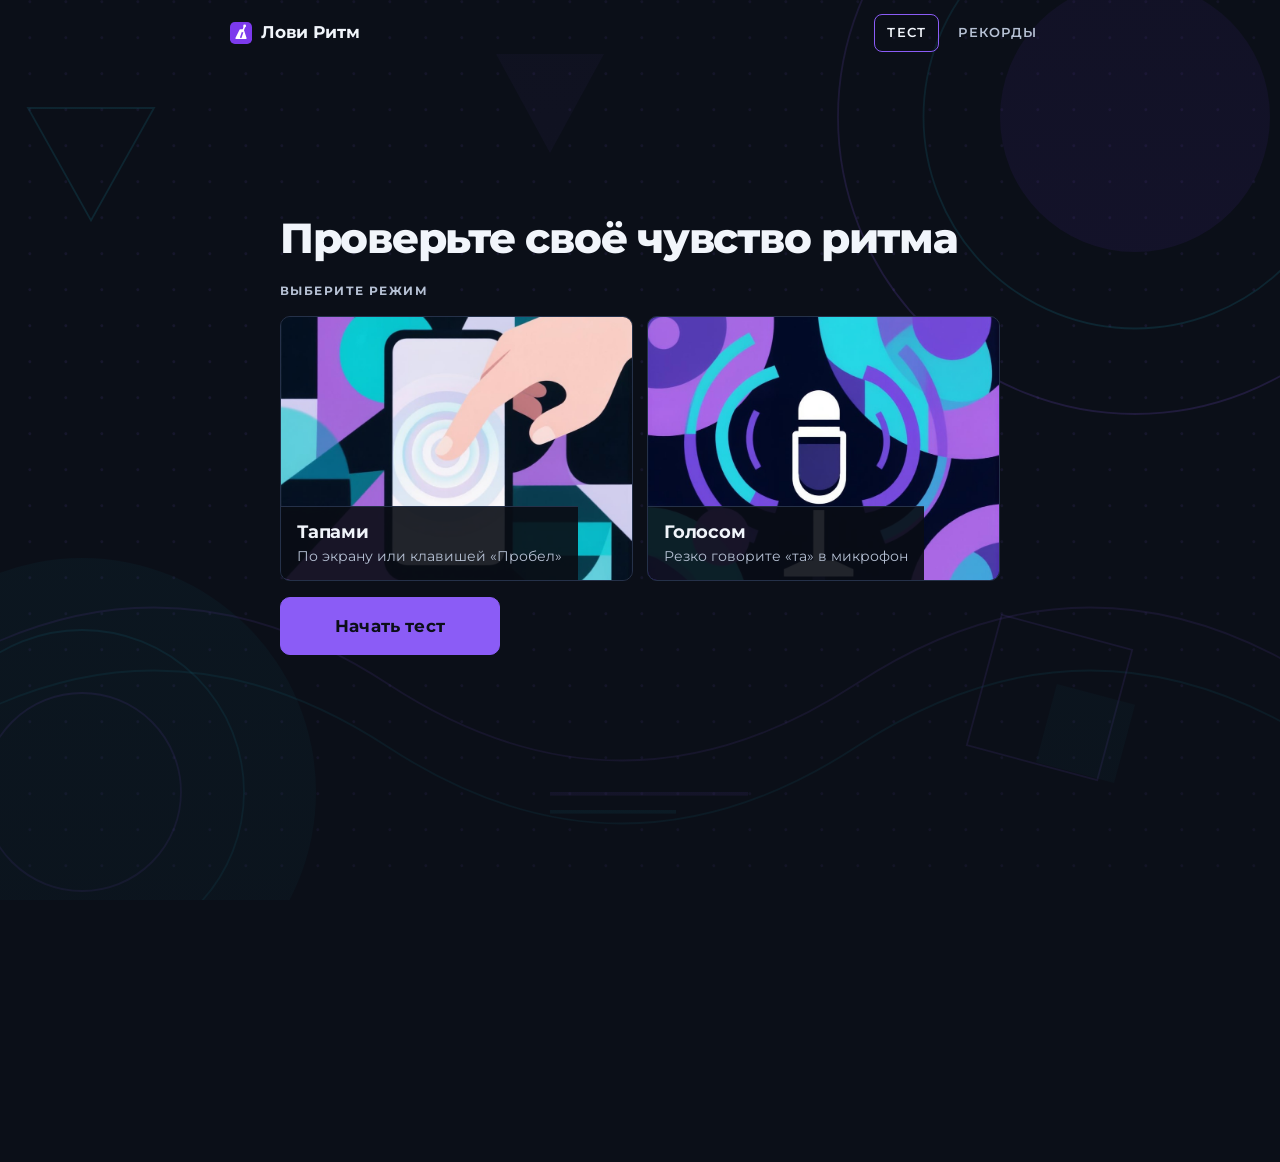
<file: index.html>
﻿<!DOCTYPE html>
<html lang="ru">
<head>
  <meta charset="utf-8">
  <meta name="viewport" content="width=device-width, initial-scale=1, viewport-fit=cover">
  <title>Лови Ритм — проверь чувство ритма</title>
  <meta name="description" content="20 секунд: тапай или говори «та» в такт клику, а когда звук выключится — держи темп сам. Честная шкала до 1000 баллов.">
  <meta name="robots" content="index, follow">
  <meta name="author" content="Денис Склизков">
  <meta name="theme-color" content="#0b0f18">
  <meta name="apple-mobile-web-app-capable" content="yes">
  <meta name="apple-mobile-web-app-status-bar-style" content="black-translucent">

  <link rel="canonical" href="https://loviritm.github.io/">
  <link rel="icon" href="/favicon.ico" sizes="any">
  <link rel="icon" href="/static/img/favicon.svg?v=2" type="image/svg+xml">
  <link rel="icon" href="/static/img/favicon-32.png?v=2" sizes="32x32" type="image/png">
  <link rel="apple-touch-icon" href="/static/img/apple-touch-icon.png?v=2">
  <link rel="manifest" href="/manifest.json">

  <meta property="og:type" content="website">
  <meta property="og:site_name" content="Лови Ритм">
  <meta property="og:locale" content="ru_RU">
  <meta property="og:title" content="Лови Ритм — проверь чувство ритма">
  <meta property="og:description" content="20 секунд: тапай или говори «та» в такт клику, а когда звук выключится — держи темп сам. Честная шкала до 1000 баллов.">
  <meta property="og:url" content="https://loviritm.github.io/">
  <meta property="og:image" content="https://loviritm.github.io/static/img/og-image.jpg">
  <meta property="og:image:type" content="image/jpeg">
  <meta property="og:image:width" content="1200">
  <meta property="og:image:height" content="630">
  <meta property="og:image:alt" content="Лови Ритм — проверьте чувство ритма">
  <meta name="twitter:card" content="summary_large_image">
  <meta name="twitter:title" content="Лови Ритм — проверь чувство ритма">
  <meta name="twitter:description" content="20 секунд: тапай или говори «та» в такт клику, а когда звук выключится — держи темп сам. Честная шкала до 1000 баллов.">
  <meta name="twitter:image" content="https://loviritm.github.io/static/img/og-image.jpg">
  <meta name="twitter:image:alt" content="Лови Ритм — проверьте чувство ритма">

  <script type="application/ld+json">{"@context":"https://schema.org","@graph":[{"@type":"WebSite","@id":"https://loviritm.github.io/#website","url":"https://loviritm.github.io/","name":"Лови Ритм","description":"Онлайн-тест чувства ритма: тапами или голосом.","inLanguage":"ru-RU"},{"@type":"WebPage","@id":"https://loviritm.github.io/#webpage","url":"https://loviritm.github.io/","name":"Лови Ритм — проверь чувство ритма","description":"20 секунд: тапай или говори «та» в такт клику, а когда звук выключится — держи темп сам. Честная шкала до 1000 баллов.","isPartOf":{"@id":"https://loviritm.github.io/#website"},"inLanguage":"ru-RU"},{"@type":"WebApplication","@id":"https://loviritm.github.io/#app","name":"Лови Ритм — тест чувства ритма","url":"https://loviritm.github.io/","description":"20 секунд: тапай или говори «та» в такт клику, а когда звук выключится — держи темп сам. Честная шкала до 1000 баллов.","applicationCategory":"GameApplication","operatingSystem":"Any","browserRequirements":"Requires JavaScript","offers":{"@type":"Offer","price":"0","priceCurrency":"RUB"},"author":{"@type":"Person","name":"Денис Склизков","url":"https://github.com/denklin18-star"},"isPartOf":{"@id":"https://loviritm.github.io/#website"}}]}</script>
  <link rel="stylesheet" href="/static/css/app.css?v=52">
  
</head>
<body data-page="test">
  <div class="page">
    <header class="topbar">
      <a class="brand" href="/" aria-label="Лови Ритм">
        <svg class="brand__icon" viewBox="0 0 64 64" aria-hidden="true" focusable="false">
          <rect width="64" height="64" rx="14" fill="#7c3aed"/>
          <path d="M27.4 23.2c.25-1.5 1.2-2.2 2.7-2.2h7.8c1.5 0 2.45.7 2.7 2.2L48.2 46.4c.4 2-.75 3.2-2.7 3.2H18.5c-1.95 0-3.1-1.2-2.7-3.2z" fill="#ffffff"/>
          <path d="M31.6 44.6 36.4 30" stroke="#7c3aed" stroke-width="4.6" stroke-linecap="round"/>
          <path d="M37 27.5 41.6 14.5" stroke="#ffffff" stroke-width="4.6" stroke-linecap="round"/>
          <circle cx="42.6" cy="11.8" r="4.2" fill="#ffffff"/>
        </svg>Лови Ритм
      </a>
      <nav class="topnav" aria-label="Разделы">
        <a class="nav-link is-active" href="/" aria-current="page">Тест</a>
        <a class="nav-link" href="/records.html">Рекорды</a>
      </nav>
    </header>

    <main id="main"><div class="wrap">

  <!-- ======================= СТАРТ ======================= -->
  <section id="screenStart" class="screen">
    <h1 class="hero">Проверьте своё чувство ритма</h1>

    <p class="step">Выберите режим</p>
    <div class="modes" role="group" aria-label="Способ ввода">
      <button type="button" id="modeTap" class="mode" aria-pressed="false">
        <img class="mode__img" src="/static/img/mode-tap.jpg" alt="" width="900" height="675"
             loading="eager" decoding="async">
        <span class="mode__scrim" aria-hidden="true"></span>
        <span class="mode__body">
          <span class="mode__name">Тапами</span>
          <span class="mode__desc">По экрану или клавишей «Пробел»</span>
        </span>
      </button>
      <button type="button" id="modeVoice" class="mode" aria-pressed="false">
        <img class="mode__img" src="/static/img/mode-voice.jpg" alt="" width="900" height="675"
             loading="eager" decoding="async">
        <span class="mode__scrim" aria-hidden="true"></span>
        <span class="mode__body">
          <span class="mode__name">Голосом</span>
          <span class="mode__desc">Резко говорите «та» в микрофон</span>
        </span>
      </button>
    </div>

    <button type="button" id="btnStart" class="btn btn--big">Начать тест</button>
    <p id="micStatus" class="notice" hidden></p>
  </section>

  <!-- ====================== РЕЗУЛЬТАТ ===================== -->
  <section id="screenResults" class="screen" hidden>
    <p class="pill">Тест пройден</p>

    <div class="score">
      <span id="finalScore" class="score__num">0</span>
      <span class="score__max">из 1000</span>
    </div>
    <h2 id="finalRank" class="rank"></h2>
    <p id="finalNote" class="lead lead--small"></p>

    <div class="stats">
      <div class="stat"><b id="statAbs">—</b><span>средняя ошибка</span></div>
      <div class="stat"><b id="statSpread">—</b><span>разброс</span></div>
      <div class="stat"><b id="statBias">—</b><span>спешите / тянете</span></div>
      <div class="stat"><b id="statTaps">—</b><span>зачётных ударов</span></div>
    </div>

    <form id="saveForm" class="save">
      <input id="nameInput" type="text" maxlength="20" placeholder="Ваше имя"
             autocomplete="off" aria-label="Ваше имя">
      <button id="btnSave" class="btn btn--big" type="submit">Сохранить в рекорды</button>
    </form>
    <p id="saveMsg" class="notice"></p>

    <div class="actions">
      <button type="button" id="btnAgain" class="btn btn--ghost">Пройти ещё раз</button>
      <a class="btn btn--ghost" href="/records.html">Таблица рекордов</a>
    </div>

    <details class="details">
      <summary>Подробно по ударам</summary>
      <div id="beatCells" class="cells"></div>
      <div id="chart" class="chart"></div>
    </details>
  </section>
</div>

<!-- ============ ТЕСТ: тап работает по всему экрану ============ -->
<section id="screenTest" class="stage-wrap" hidden>
  <div id="stage" class="stage" role="button" tabindex="0" aria-label="Тапайте в ритм">
    <p id="stageKicker" class="stage__kicker"></p>
    <p id="stageMain" class="stage__main"></p>
    <p id="stageSub" class="stage__sub"></p>
  </div>
  <button type="button" id="btnStop" class="stage__stop">Завершить</button>
</section>
</main>
  </div>

  <footer class="foot">
    <section class="author-card" aria-labelledby="authorTitle" data-reveal>
      <p class="author-card__kicker" id="authorTitle">Автор проекта</p>
      <p class="author-card__name">Денис Склизков</p>
      <p class="author-card__links">
        <a href="https://github.com/denklin18-star" target="_blank" rel="noopener noreferrer">GitHub</a>
        <span class="author-card__sep" aria-hidden="true">·</span>
        <a href="https://vk.ru/folkdens" target="_blank" rel="noopener noreferrer">ВКонтакте</a>
      </p>
      <p class="author-card__lead">
        Нашёл ошибку или есть идея? Напиши — это поможет сделать сайт лучше.
      </p>
      <a class="author-card__cta"
         href="https://forms.yandex.ru/u/6af823d995add5f825b79e10/"
         target="_blank"
         rel="noopener noreferrer">
        Идеи и баги
      </a>
      <p class="author-card__copyright">© 2026 «Лови Ритм». Все права защищены.</p>
    </section>
  </footer>

  <script src="/static/js/online.js?v=2" defer></script>
  <script src="/static/js/analytics.js?v=2" defer></script>
  <script src="/static/js/site.js?v=13" defer></script>
  <script src="/static/js/feedback.js?v=5" defer></script>
  <script src="/static/js/voice-gate.js?v=4" defer></script><script src="/static/js/mic.js?v=4" defer></script><script src="/static/js/test.js?v=33" defer></script>
</body>
</html>
</file>
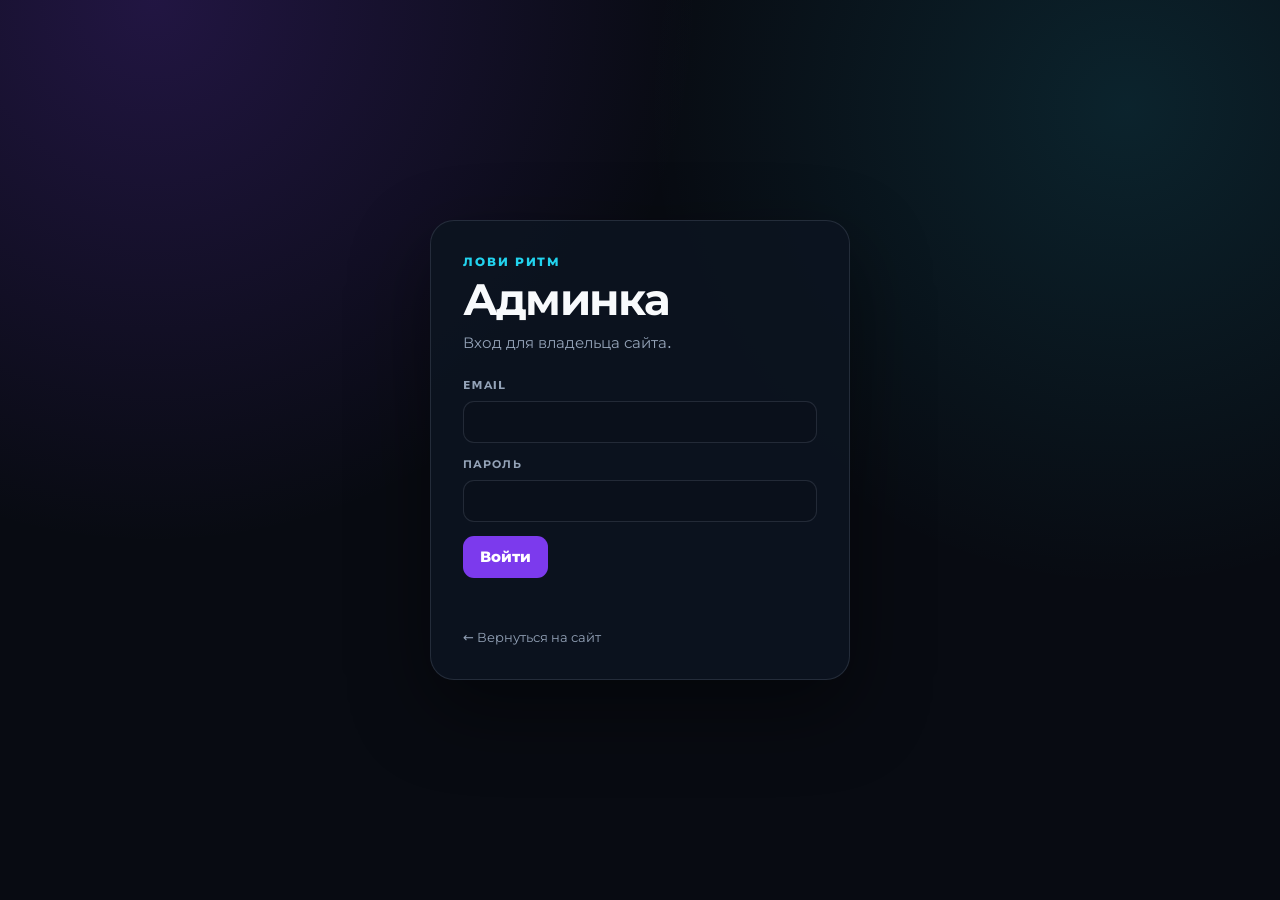
<file: admin/index.html>
<!DOCTYPE html>
<html lang="ru">
<head>
  <meta charset="utf-8">
  <meta name="viewport" content="width=device-width, initial-scale=1">
  <meta name="robots" content="noindex, nofollow">
  <title>Админка — Лови Ритм</title>
  <link rel="icon" href="/favicon.ico" type="image/x-icon">
  <link rel="stylesheet" href="/static/admin/admin.css?v=5">
</head>
<body>
  <div id="loginView" class="auth">
    <form id="loginForm" class="auth__card">
      <p class="kicker">Лови Ритм</p>
      <h1>Админка</h1>
      <p class="auth__lead">Вход для владельца сайта.</p>

      <label class="field">
        <span>Email</span>
        <input id="email" type="email" autocomplete="username" required>
      </label>

      <label class="field">
        <span>Пароль</span>
        <input id="password" type="password" autocomplete="current-password" required>
      </label>

      <button class="btn" type="submit">Войти</button>
      <p id="loginMsg" class="msg" role="status"></p>
      <a class="auth__back" href="/">← Вернуться на сайт</a>
    </form>
  </div>

  <div id="appView" class="app" hidden>
    <header class="topbar">
      <a class="brand" href="/">Лови Ритм</a>
      <div class="topbar__right">
        <span id="adminEmail" class="muted"></span>
        <button id="logoutBtn" class="btn btn--ghost" type="button">Выйти</button>
      </div>
    </header>

    <main class="shell">
      <div class="page-head">
        <div>
          <p class="kicker">Админка</p>
          <h1>Статистика и результаты</h1>
        </div>
        <div class="page-head__controls">
          <label class="field field--inline">
            <span>Период</span>
            <select id="rangeSelect">
              <option value="7">7 дней</option>
              <option value="30" selected>30 дней</option>
              <option value="90">90 дней</option>
              <option value="365">Год</option>
            </select>
          </label>
          <button id="refreshBtn" class="btn" type="button">Обновить</button>
        </div>
      </div>

      <p id="appMsg" class="msg" role="status"></p>

      <section class="panel panel--today" aria-labelledby="todayTitle">
        <div class="panel__head">
          <h2 id="todayTitle">Сегодня</h2>
          <span id="todayNote" class="muted"></span>
        </div>
        <div id="todayCards" class="cards cards--today"></div>
      </section>

      <section id="cards" class="cards" aria-label="Сводка за период"></section>

      <section class="panel">
        <div class="panel__head">
          <h2>Посещения</h2>
          <span id="dailyChartNote" class="muted">По дням</span>
        </div>
        <div id="dailyChart" class="chart"></div>
      </section>

      <div class="grid2">
        <section class="panel">
          <div class="panel__head">
            <h2>Режимы теста</h2>
          </div>
          <div id="modeChart" class="mode-list"></div>
        </section>

        <section class="panel">
          <div class="panel__head">
            <h2>Топ результатов</h2>
          </div>
          <div id="topScores" class="top-list"></div>
        </section>
      </div>

      <section class="panel">
        <div class="panel__head panel__head--wrap">
          <div>
            <h2>Данные</h2>
            <p id="tableInfo" class="muted"></p>
          </div>
          <div class="tabs" role="tablist" aria-label="Тип данных">
            <button class="tab is-active" type="button" data-tab="attempts" role="tab" aria-selected="true">Все тесты</button>
            <button class="tab" type="button" data-tab="scores" role="tab" aria-selected="false">Сохранённые рекорды</button>
            <button class="tab" type="button" data-tab="visits" role="tab" aria-selected="false">Посещения</button>
          </div>
        </div>

        <div class="filters">
          <label class="field field--inline">
            <span>Поиск</span>
            <input id="searchInput" type="search" placeholder="Имя, страница, игрок…" autocomplete="off">
          </label>
          <label class="field field--inline">
            <span>Режим</span>
            <select id="modeFilter">
              <option value="">Все</option>
              <option value="tap">Тапами</option>
              <option value="voice">Голосом</option>
            </select>
          </label>
          <label class="field field--inline">
            <span>Сортировка</span>
            <select id="sortSelect">
              <option value="date-desc">Дата: сначала новые</option>
              <option value="date-asc">Дата: сначала старые</option>
              <option value="score-desc" data-score>Рейтинг: по убыванию</option>
              <option value="score-asc" data-score>Рейтинг: по возрастанию</option>
            </select>
          </label>
          <button id="exportBtn" class="btn btn--ghost" type="button">Экспорт CSV</button>
        </div>

        <div class="table-wrap">
          <table id="dataTable">
            <thead id="tableHead"></thead>
            <tbody id="tableBody"></tbody>
          </table>
        </div>
        <p id="emptyMsg" class="empty" hidden>Данных за выбранный период нет.</p>
      </section>
    </main>
  </div>

  <dialog id="detailDialog" class="dialog">
    <div class="dialog__head">
      <h2 id="detailTitle">Результат</h2>
      <button id="detailClose" class="btn btn--ghost" type="button">Закрыть</button>
    </div>
    <div id="detailBody" class="dialog__body"></div>
  </dialog>

  <script src="/static/admin/admin.js?v=5" defer></script>
</body>
</html>
</file>
<file: static/css/app.css>
﻿/* ============================================================
   Лови Ритм — единый стиль (тест + рекорды)
   Тёмная тема, геометрическая графика, крупная типографика.
   ============================================================ */

/* Montserrat — геометрический гротеск с кириллицей, лежит локально,
   поэтому сайт остаётся офлайновым. */
@font-face {
  font-family: "Montserrat";
  font-style: normal;
  font-weight: 300 900;
  font-display: swap;
  src: url("/static/fonts/montserrat-cyrillic.woff2") format("woff2");
  unicode-range: U+0301, U+0400-045F, U+0490-0491, U+04B0-04B1, U+2116;
}

@font-face {
  font-family: "Montserrat";
  font-style: normal;
  font-weight: 300 900;
  font-display: swap;
  src: url("/static/fonts/montserrat-latin.woff2") format("woff2");
  unicode-range: U+0000-00FF, U+0131, U+0152-0153, U+02BB-02BC, U+02C6, U+02DA, U+02DC,
    U+0304, U+0308, U+0329, U+2000-206F, U+20AC, U+2122, U+2191, U+2193, U+2212, U+2215,
    U+FEFF, U+FFFD;
}

:root {
  --bg: #0b0f18;
  --card: #131a26;
  --card-2: #182131;
  --line: #253149;
  --text: #f1f5fb;
  --dim: #b6c1d4;
  --muted: #7d8aa3;
  --accent: #8b5cf6;
  --accent-strong: #7c3aed;
  --accent-2: #22d3ee;
  --mint: #4ade80;
  --warn: #fbbf24;
  --bad: #fb7185;
  --radius: 10px;

  /* Геометрический орнамент вместо фотографии: одинаково читается
     на любом экране, не требует отдельного кадра под мобильные. */
  --bg-pattern: url("/static/img/bg-geometry.svg");

  /* Типографическая шкала: заголовки, текст, подписи. */
  --fs-h1: clamp(32px, 4.6vw, 42px);
  --fs-h2: clamp(23px, 3vw, 28px);
  --fs-lead: clamp(16px, 1.5vw, 17.5px);
  --fs-body: 15.5px;
  --fs-small: 13.5px;
  --fs-micro: 11.5px;
  --lh-tight: 1.1;
  --lh-text: 1.6;
}

* { box-sizing: border-box; }

[hidden] { display: none !important; }

html { -webkit-text-size-adjust: 100%; }

body {
  margin: 0;
  min-height: 100dvh;
  display: flex;
  flex-direction: column;
  overflow-x: hidden;
  font-family: "Montserrat", system-ui, -apple-system, "Segoe UI", Roboto, "Helvetica Neue", Arial, sans-serif;
  color: var(--text);
  background: var(--bg);
  line-height: 1.6;
}

/* Оболочка сайта: шапка и контент занимают ровно один экран.
   Панель автора лежит ниже, поэтому её видно только при прокрутке. */
.page {
  display: flex;
  flex-direction: column;
  width: 100%;
  min-height: 100dvh;
}

/* Контент растягивается на свободное место, подвал идёт следом за ним. */
main {
  flex: 1 0 auto;
  display: flex;
  flex-direction: column;
}

/* Фон страницы: плоский геометрический орнамент, приглушённый
   затемнением — текст и карточки остаются читаемыми. */
body::before {
  content: "";
  position: fixed;
  inset: 0;
  z-index: -1;
  pointer-events: none;
  background:
    linear-gradient(180deg,
      rgba(11, 15, 24, 0.55) 0%,
      rgba(11, 15, 24, 0.40) 40%,
      rgba(11, 15, 24, 0.62) 100%),
    var(--bg-pattern) center / cover no-repeat,
    var(--bg);
}

body.is-testing { overflow: hidden; }


a { color: inherit; }

button, input { font: inherit; }

/* --------------------------- Шапка --------------------------- */

.topbar {
  display: flex;
  flex-wrap: wrap;
  align-items: center;
  justify-content: space-between;
  gap: 8px 12px;
  padding: 14px max(20px, env(safe-area-inset-right, 0px)) 14px max(20px, env(safe-area-inset-left, 0px));
  width: 100%;
  max-width: 860px;
  margin: 0 auto;
}

.brand {
  display: inline-flex;
  align-items: center;
  gap: 9px;
  font-weight: 700;
  font-size: 17px;
  letter-spacing: -0.01em;
  text-decoration: none;
}

.brand__icon {
  width: 22px;
  height: 22px;
  display: block;
  flex: none;
}

.topnav { display: flex; flex-wrap: wrap; gap: 6px; }

.topnav .nav-link {
  text-decoration: none;
  color: var(--dim);
  font-size: 12.5px;
  font-weight: 600;
  letter-spacing: 0.1em;
  text-transform: uppercase;
  padding: 8px 12px;
  border-radius: 8px;
  border: 1px solid transparent;
}

.topnav .nav-link:hover { color: var(--text); }

.topnav .nav-link.is-active {
  color: var(--text);
  background: transparent;
  border-color: var(--accent);
}

/* -------------------------- Каркас --------------------------- */

.wrap {
  flex: 1 0 auto;
  display: flex;
  flex-direction: column;
  width: 100%;
  max-width: 760px;
  margin: 0 auto;
  padding: 24px max(20px, env(safe-area-inset-right, 0px)) 24px max(20px, env(safe-area-inset-left, 0px));
}

.screen { display: flex; flex-direction: column; gap: 16px; }

/* Главная: блок стоит по центру свободного места, поэтому отступы
   сверху и снизу одинаковые. При нехватке высоты упирается вверх. */
#screenStart { margin-block: auto; }

/* Воздух между контентом и панелью автора на обеих страницах:
   на широких экранах блок главной заодно поднимается ближе к шапке. */
body[data-page="test"] main,
body[data-page="records"] main { padding-bottom: 96px; }

/* На телефонах контент занимает экран целиком — отступ поменьше. */
@media (max-width: 899px) {
  body[data-page="test"] main,
  body[data-page="records"] main { padding-bottom: 80px; }
}

/* Надзаголовок: мелкая подпись над H1, без плашки. */
.pill {
  align-self: flex-start;
  margin: 0;
  padding: 0;
  font-size: var(--fs-micro);
  font-weight: 700;
  letter-spacing: 0.16em;
  text-transform: uppercase;
  color: var(--accent-2);
  background: none;
  border: none;
  border-radius: 0;
}

.hero {
  margin: 0;
  font-size: var(--fs-h1);
  font-weight: 800;
  letter-spacing: -0.03em;
  line-height: var(--lh-tight);
  color: var(--text);
  max-width: 26ch;
  text-wrap: balance;
  overflow-wrap: break-word;
}

.hero--small { font-size: var(--fs-h2); max-width: 24ch; }

.lead {
  margin: 0;
  max-width: 58ch;
  font-size: var(--fs-lead);
  line-height: var(--lh-text);
  color: var(--dim);
}

.lead b { color: var(--text); font-weight: 600; }

.lead--small { font-size: var(--fs-body); max-width: 64ch; }

.step {
  margin: 4px 0 0;
  font-size: 12px;
  font-weight: 700;
  letter-spacing: 0.12em;
  text-transform: uppercase;
  color: var(--dim);
}

.hint {
  margin: 0;
  max-width: 62ch;
  font-size: var(--fs-small);
  line-height: 1.55;
  color: var(--muted);
}

.hint b { color: var(--dim); }

/* --------------------------- Кнопки -------------------------- */

.btn {
  display: inline-flex;
  align-items: center;
  justify-content: center;
  gap: 8px;
  border: 1px solid var(--line);
  border-radius: var(--radius);
  background: transparent;
  color: var(--text);
  padding: 12px 20px;
  font-size: var(--fs-body);
  font-weight: 600;
  text-decoration: none;
  cursor: pointer;
  transition: border-color 0.15s ease, background 0.15s ease, color 0.15s ease, transform 0.08s ease;
  -webkit-tap-highlight-color: transparent;
}

.btn:hover { border-color: var(--accent); color: #ffffff; }
.btn:active { transform: translateY(1px); }
.btn:disabled { opacity: 0.55; cursor: default; }

.btn--big {
  width: 100%;
  padding: 15px 24px;
  font-size: 16.5px;
  font-weight: 700;
  letter-spacing: 0.01em;
  color: #0b0f18;
  border: 1px solid var(--accent);
  border-radius: var(--radius);
  background: var(--accent);
  box-shadow: none;
}

.btn--big:hover {
  background: #a78bfa;
  border-color: #a78bfa;
  color: #0b0f18;
}

.btn--big:active { background: var(--accent-strong); border-color: var(--accent-strong); }

.btn--ghost { background: transparent; }

.actions {
  display: flex;
  flex-wrap: wrap;
  gap: 10px;
  justify-content: flex-start;
  margin-top: 4px;
}

.actions .btn { flex: 0 1 auto; }

/* В строке действий крупная кнопка тоже по содержимому. */
.actions .btn--big {
  width: auto;
  min-width: 200px;
}

/* На широком экране главная кнопка не растягивается во всю колонку. */
@media (min-width: 640px) {
  .screen > .btn--big {
    width: auto;
    align-self: flex-start;
    min-width: 220px;
  }
}

/* ----------------------- Выбор режима ------------------------ */

.modes {
  display: grid;
  grid-template-columns: repeat(auto-fit, minmax(230px, 1fr));
  align-items: stretch;
  gap: 14px;
}

.mode {
  position: relative;
  display: flex;
  flex-direction: column;
  justify-content: flex-end;
  width: 100%;
  max-width: 100%;
  min-width: 0;
  overflow: hidden;
  padding: 0;
  min-height: 210px;
  aspect-ratio: 4 / 3;
  border-radius: var(--radius);
  border: 1px solid var(--line);
  background: var(--card);
  color: var(--text);
  cursor: pointer;
  text-align: left;
  transition: border-color 0.15s ease, transform 0.08s ease;
  -webkit-tap-highlight-color: transparent;
}

.mode:active { transform: translateY(1px); }
.mode:disabled { cursor: default; }

/* Иллюстрация режима: заполняет карточку, подпись лежит на плоской
   плашке — никаких градиентов и свечения. */
.mode__img {
  position: absolute;
  inset: 0;
  width: 100%;
  height: 100%;
  object-fit: cover;
  object-position: center;
  filter: none;
}

.mode__scrim {
  position: absolute;
  inset: 0;
  background: none;
}

.mode__body {
  position: relative;
  display: flex;
  flex-direction: column;
  min-width: 0;
  gap: 3px;
  padding: 14px 16px;
  background: rgba(9, 13, 21, 0.9);
  border-top: 1px solid var(--line);
}

.mode__name {
  font-size: 18px;
  font-weight: 700;
  letter-spacing: -0.01em;
  line-height: 1.25;
}

.mode__desc {
  font-size: var(--fs-small);
  line-height: 1.4;
  color: var(--dim);
  overflow-wrap: anywhere;
  text-wrap: pretty;
}

.mode:hover { border-color: #3d4a6b; }

.mode.is-on {
  border-color: var(--accent);
  background: var(--card-2);
}

.mode.is-on .mode__body {
  background: var(--accent);
  border-top-color: var(--accent);
}

.mode.is-on .mode__name,
.mode.is-on .mode__desc { color: #0b0f18; }

.notice {
  margin: 0;
  font-size: var(--fs-small);
  line-height: 1.55;
  color: var(--dim);
  min-height: 1.2em;
}

.notice.is-error { color: var(--bad); }

/* --------------------- Экран теста (тап) --------------------- */

.stage-wrap {
  position: fixed;
  inset: 0;
  z-index: 60;
  display: flex;
  flex-direction: column;
}

.stage {
  position: relative;
  overflow: hidden;
  flex: 1;
  display: flex;
  flex-direction: column;
  align-items: center;
  justify-content: center;
  gap: 20px;
  padding: 40px max(22px, env(safe-area-inset-right, 0px)) 110px max(22px, env(safe-area-inset-left, 0px));
  text-align: center;
  cursor: pointer;
  user-select: none;
  -webkit-user-select: none;
  -webkit-tap-highlight-color: transparent;
  touch-action: manipulation;
  background:
    linear-gradient(180deg,
      rgba(11, 15, 24, 0.55) 0%,
      rgba(11, 15, 24, 0.35) 45%,
      rgba(11, 15, 24, 0.70) 100%),
    var(--bg-pattern) center / cover no-repeat,
    var(--bg);
  outline: none;
}

.stage__kicker {
  margin: 0;
  max-width: 100%;
  font-size: clamp(12px, 2.4vw, 19px);
  font-weight: 700;
  letter-spacing: 0.14em;
  text-transform: uppercase;
  color: var(--dim);
  overflow-wrap: anywhere;
}

.stage__main {
  margin: 0;
  font-size: clamp(36px, 9.5vw, 96px);
  font-weight: 850;
  letter-spacing: -0.02em;
  line-height: 1.08;
  max-width: min(16ch, 100%);
  overflow-wrap: anywhere;
}

.stage__main.is-count {
  font-size: clamp(110px, 30vw, 240px);
  font-variant-numeric: tabular-nums;
  color: #c2b0ff;
}

.stage__sub {
  margin: 0;
  font-size: clamp(19px, 3.6vw, 30px);
  font-weight: 500;
  color: var(--dim);
  max-width: min(24ch, 100%);
  overflow-wrap: anywhere;
}

/* Без музыки: тот же кадр, но с янтарным свечением — сразу видно,
   что что-то изменилось. */
.stage.is-silent {
  background:
    linear-gradient(180deg,
      rgba(11, 15, 24, 0.72) 0%,
      rgba(11, 15, 24, 0.55) 45%,
      rgba(11, 15, 24, 0.78) 100%),
    var(--bg-pattern) center / cover no-repeat,
    var(--bg);
}

.stage.is-silent .stage__kicker { color: var(--warn); }

/* Первые секунды тишины: максимально заметное «Продолжайте!». */
.stage.is-alert {
  background:
    linear-gradient(180deg,
      rgba(11, 15, 24, 0.70) 0%,
      rgba(11, 15, 24, 0.50) 45%,
      rgba(11, 15, 24, 0.80) 100%),
    var(--bg-pattern) center / cover no-repeat,
    var(--bg);
}

.stage.is-alert .stage__main {
  color: var(--warn);
  font-size: clamp(30px, 11vw, 120px);
  animation: alertPulse 0.9s ease-in-out infinite;
}

.stage.is-alert .stage__sub { color: var(--text); }

@keyframes alertPulse {
  0%, 100% { transform: scale(1); }
  50% { transform: scale(1.05); }
}

.tap-ripple {
  position: absolute;
  left: 50%;
  top: 50%;
  width: 200px;
  height: 200px;
  margin: -100px 0 0 -100px;
  border: 3px solid rgba(255, 255, 255, 0.75);
  border-radius: 50%;
  pointer-events: none;
  animation: ripple 0.45s ease-out forwards;
}

@keyframes ripple {
  from { transform: scale(0.55); opacity: 0.85; }
  to { transform: scale(1.5); opacity: 0; }
}

/* На широком экране круги крупнее; на телефоне 200px — предел,
   иначе кольцо уходит за края. */
@media (min-width: 720px) {
  .tap-ripple {
    width: 360px;
    height: 360px;
    margin: -180px 0 0 -180px;
    border-width: 4px;
  }
}

.stage__stop {
  position: absolute;
  left: 50%;
  bottom: calc(18px + env(safe-area-inset-bottom, 0px));
  transform: translateX(-50%);
  padding: 10px 20px;
  font-size: 13px;
  font-weight: 600;
  letter-spacing: 0.1em;
  text-transform: uppercase;
  color: var(--dim);
  background: rgba(19, 26, 38, 0.92);
  border: 1px solid var(--line);
  border-radius: 8px;
  cursor: pointer;
  -webkit-tap-highlight-color: transparent;
}

.stage__stop:hover { color: var(--text); }

/* -------------------------- Результат ------------------------ */

.score {
  display: flex;
  align-items: baseline;
  gap: 10px;
}

.score__num {
  font-size: clamp(56px, 11vw, 84px);
  font-weight: 800;
  line-height: 1;
  font-variant-numeric: tabular-nums;
  letter-spacing: -0.03em;
  color: var(--text);
}

.score__max { color: var(--muted); font-size: var(--fs-small); }

.rank {
  margin: 0;
  font-size: var(--fs-h2);
  font-weight: 600;
  line-height: 1.3;
  letter-spacing: -0.01em;
  color: var(--text);
  max-width: 30ch;
  overflow-wrap: break-word;
}

.stats {
  display: grid;
  grid-template-columns: repeat(auto-fit, minmax(150px, 1fr));
  gap: 12px;
  margin-top: 4px;
}

.stat {
  display: flex;
  flex-direction: column;
  align-items: center;
  gap: 3px;
  padding: 16px 12px;
  background: var(--card);
  border: 1px solid var(--line);
  border-radius: var(--radius);
  text-align: center;
}

.stat b {
  font-size: 22px;
  font-weight: 650;
  line-height: 1.2;
  font-variant-numeric: tabular-nums;
}

.stat span { font-size: 13px; color: var(--muted); }

/* Экран результата: балл и подписи по центру, балл крупный
   и со свечением — это главное, что человек здесь ищет. */
#screenResults {
  align-items: center;
  text-align: center;
}

#screenResults .pill { align-self: center; }

#screenResults .score {
  flex-direction: column;
  align-items: center;
  gap: 2px;
}

#screenResults .score__num {
  font-size: clamp(78px, 15vw, 118px);
  line-height: 0.95;
  font-weight: 800;
  color: #c2b0ff;
}

#screenResults .score__max { font-size: var(--fs-body); }

#screenResults .rank,
#screenResults .lead {
  margin-inline: auto;
  text-align: center;
}

#screenResults .stats { width: 100%; }
#screenResults .save { width: 100%; justify-content: center; }
#screenResults .actions { width: 100%; justify-content: center; }
#screenResults .details { width: 100%; text-align: left; }

.save {
  display: flex;
  flex-wrap: wrap;
  gap: 12px;
  margin-top: 8px;
}

.save input {
  flex: 1 1 220px;
  min-width: 0;
  padding: 13px 16px;
  font-size: var(--fs-body);
  color: var(--text);
  background: var(--card);
  border: 1px solid var(--line);
  border-radius: var(--radius);
  outline: none;
}

.save input:focus { border-color: var(--accent); }

/* Кнопка стоит рядом с полем, а не отдельной строкой во всю ширину. */
.save .btn {
  flex: 0 0 auto;
  width: auto;
  min-width: 200px;
}

@media (max-width: 520px) {
  .save .btn { width: 100%; }
}

.details {
  margin-top: 16px;
  background: var(--card);
  border: 1px solid var(--line);
  border-radius: var(--radius);
  padding: 16px 18px;
}

.details summary {
  cursor: pointer;
  font-size: var(--fs-body);
  font-weight: 600;
  color: var(--dim);
}

.cells {
  display: flex;
  flex-wrap: wrap;
  gap: 5px;
  margin: 16px 0;
}

.cells i {
  width: 16px;
  height: 26px;
  border-radius: 3px;
  background: #333c4e;
}

.cells i.good { background: var(--mint); }
.cells i.ok { background: var(--warn); }
.cells i.bad { background: var(--bad); }

.chart svg { width: 100%; height: auto; display: block; }

/* --------------------------- Рекорды ------------------------- */

.table-card {
  margin-top: 10px;
  max-width: 100%;
  background: var(--card);
  border: 1px solid var(--line);
  border-radius: var(--radius);
  overflow-x: auto;
  -webkit-overflow-scrolling: touch;
}

.table {
  width: 100%;
  border-collapse: collapse;
  font-size: 14.5px;
  min-width: 560px;
}

.table th, .table td {
  padding: 12px 14px;
  text-align: left;
  border-bottom: 1px solid var(--line);
  white-space: nowrap;
}

.table th {
  font-size: var(--fs-micro);
  font-weight: 600;
  letter-spacing: 0.07em;
  text-transform: uppercase;
  color: var(--muted);
}

.table tr:last-child td { border-bottom: none; }
.table td.num, .table th.num { text-align: right; }
.table td b { font-variant-numeric: tabular-nums; }

.table tbody tr:first-child td:first-child { color: var(--warn); font-weight: 600; }

.table td.num b { font-weight: 600; }

/* Баллы — тот же светло-фиолетовый, что и на экране результата. */
.table td:nth-child(4) b { color: #c2b0ff; }

/* Пользовательский рейтинг: только место, имя и дата. */
.table--rating th:first-child,
.table--rating td:first-child {
  width: 72px;
}

.table--rating .rating-name {
  font-weight: 600;
}

.table--rating .rating-result {
  font-variant-numeric: tabular-nums;
  white-space: nowrap;
}

.table--rating .rating-result b {
  color: #c2b0ff;
  font-size: 17px;
  font-weight: 700;
}

.table--rating .rating-date {
  color: var(--muted);
  white-space: nowrap;
}

.rank-badge {
  display: inline-flex;
  align-items: center;
  justify-content: center;
  width: 30px;
  height: 30px;
  border-radius: 10px;
  background: rgba(255, 255, 255, 0.05);
  color: var(--muted);
  font-size: 13px;
  font-weight: 700;
  font-variant-numeric: tabular-nums;
}

.rank-badge--top {
  color: #0b0f18;
  background: linear-gradient(180deg, #fde68a, #f59e0b);
}

.table--rating tbody tr:nth-child(2) .rank-badge--top {
  background: linear-gradient(180deg, #f1f5f9, #94a3b8);
}

.table--rating tbody tr:nth-child(3) .rank-badge--top {
  background: linear-gradient(180deg, #fcd34d, #b45309);
  color: #fff;
}

@media (hover: hover) {
  .table tbody tr:hover { background: rgba(255, 255, 255, 0.02); }
}

/* На телефоне семь колонок не читаются, а горизонтальный скролл
   прятал баллы и дату. Поэтому строка становится карточкой. */
@media (max-width: 620px) {
  .table-card {
    background: transparent;
    border: none;
    border-radius: 0;
    overflow: visible;
  }

  .table {
    display: block;
    min-width: 0;
  }

  .table thead { display: none; }

  .table tbody {
    display: flex;
    flex-direction: column;
    gap: 10px;
  }

  .table tbody tr {
    display: grid;
    grid-template-columns: 24px minmax(0, 1fr) auto;
    align-items: baseline;
    column-gap: 10px;
    row-gap: 3px;
    padding: 14px 16px;
    background: var(--card);
    border: 1px solid var(--line);
    border-radius: var(--radius);
  }

  .table td {
    display: block;
    padding: 0;
    border: none;
    white-space: normal;
  }

  /* Класс .num выравнивает ячейки вправо для таблицы; в карточке
     правыми остаются только баллы, ошибка и дата. */
  .table td.num { text-align: left; }

  .table td:nth-child(3) .tag {
    font-size: 11px;
    padding: 2px 8px;
  }

  .table td:nth-child(1) {
    grid-column: 1;
    grid-row: 1;
    font-size: 12.5px;
    color: var(--muted);
    font-variant-numeric: tabular-nums;
  }

  .table td:nth-child(2) {
    grid-column: 2;
    grid-row: 1;
    font-size: 16px;
    font-weight: 600;
    overflow-wrap: anywhere;
  }

  .table td:nth-child(4) {
    grid-column: 3;
    grid-row: 1;
    font-size: 20px;
    font-weight: 750;
    text-align: right;
    font-variant-numeric: tabular-nums;
  }

  .table td:nth-child(3) {
    grid-column: 2;
    grid-row: 2;
  }

  .table td:nth-child(5) {
    grid-column: 3;
    grid-row: 2;
    font-size: 12.5px;
    color: var(--dim);
    text-align: right;
  }

  .table td:nth-child(5)::before {
    content: "ошибка ";
    color: var(--muted);
  }

  .table td:nth-child(6) {
    grid-column: 2;
    grid-row: 3;
    font-size: 12.5px;
    color: var(--muted);
  }

  .table td:nth-child(6)::before { content: "удары "; }

  .table td:nth-child(7) {
    grid-column: 3;
    grid-row: 3;
    font-size: 12.5px;
    color: var(--muted);
    text-align: right;
  }

  .table td:nth-child(7)::before { content: "дата "; }

  .table td[colspan] {
    grid-column: 1 / -1;
    grid-row: 1;
    text-align: center;
    color: var(--dim);
    font-weight: 400;
  }

  /* Три плитки в один ряд: две колонки оставляли третью висеть отдельно. */
  .stats {
    grid-template-columns: repeat(3, minmax(0, 1fr));
    gap: 8px;
  }

  .stat { padding: 14px 8px; }
  .stat b { font-size: 20px; }
  .stat span { font-size: 11.5px; line-height: 1.25; }

  /* В рейтинге всего три колонки: место, имя и дата. */
  .table--rating tbody tr {
    grid-template-columns: 36px minmax(0, 1fr) auto;
  }

  .table--rating td:nth-child(3) {
    grid-column: 3;
    grid-row: 1;
    align-self: center;
    font-size: 20px;
    font-weight: 750;
    text-align: right;
    white-space: nowrap;
  }

  .table--rating td:nth-child(3)::before {
    content: none;
  }

  .table--rating .rating-result b {
    font-size: 20px;
  }

  .table--rating td:nth-child(4) {
    grid-column: 2 / 4;
    grid-row: 2;
    font-size: 12px;
    font-weight: 400;
    color: var(--muted);
    text-align: right;
    white-space: nowrap;
  }
}

/* --------------------- Карточка игрока ----------------------- */

.tag {
  display: inline-block;
  padding: 3px 8px;
  border-radius: 4px;
  font-size: var(--fs-micro);
  font-weight: 600;
  letter-spacing: 0.04em;
  text-transform: uppercase;
  white-space: nowrap;
  color: var(--accent-2);
  background: transparent;
  border: 1px solid var(--line);
}

#pmMode { align-self: center; }

.player-link {
  background: none;
  border: none;
  padding: 0;
  font: inherit;
  font-weight: 600;
  color: var(--text);
  text-align: left;
  cursor: pointer;
  text-decoration: underline;
  text-decoration-color: rgba(139, 92, 246, 0.55);
  text-decoration-thickness: 1px;
  text-underline-offset: 3px;
  -webkit-tap-highlight-color: transparent;
}

.player-link:hover { color: #c4b5fd; }

.modal {
  position: fixed;
  inset: 0;
  z-index: 80;
  display: flex;
  align-items: center;
  justify-content: center;
  padding: 20px max(20px, env(safe-area-inset-right, 0px)) 20px max(20px, env(safe-area-inset-left, 0px));
}

.modal__backdrop {
  position: absolute;
  inset: 0;
  background: rgba(5, 7, 11, 0.72);
  backdrop-filter: blur(4px);
}

.modal__card {
  position: relative;
  width: 100%;
  max-width: 480px;
  max-height: 90dvh;
  overflow: auto;
  display: flex;
  flex-direction: column;
  gap: 12px;
  padding: 22px 20px;
  background: var(--card);
  border: 1px solid var(--line);
  border-radius: var(--radius);
  box-shadow: none;
}

/* В диалоге содержимое по-прежнему по центру. */
.modal__card .pill { align-self: center; }
.modal__card .score { justify-content: center; }
.modal__card .rank { text-align: center; margin: 0 auto; }
.modal__card .notice { text-align: center; }

.modal__close {
  position: absolute;
  top: 10px;
  right: 12px;
  width: 36px;
  height: 36px;
  border-radius: 50%;
  border: 1px solid var(--line);
  background: transparent;
  color: var(--dim);
  font-size: 22px;
  line-height: 1;
  cursor: pointer;
}

.modal__close:hover { color: var(--text); }

.modal__name {
  margin: 0;
  text-align: center;
  font-size: 22px;
  font-weight: 600;
  letter-spacing: -0.01em;
  overflow-wrap: break-word;
}

.score--modal .score__num {
  font-size: clamp(44px, 10vw, 60px);
  font-weight: 800;
  color: #c2b0ff;
}

/* ---------------------------- Футер -------------------------- */

.foot {
  flex: none;
  padding: 0;
}

.author-card {
  position: relative;
  width: 100%;
  max-width: none;
  margin: 0;
  padding: 24px 20px 20px;
  background: #101826;
  color: var(--text);
  border: 0;
  border-top: 1px solid var(--line);
  border-radius: 0;
  text-align: center;
  overflow: hidden;
  transition: opacity 0.7s ease, transform 0.7s ease;
  will-change: opacity, transform;
}

/* Тот же геометрический орнамент, что и на фоне, только тише. */
.author-card::before {
  content: "";
  position: absolute;
  inset: 0;
  z-index: 0;
  pointer-events: none;
  background: url("/static/img/panel-geometry.svg") center / cover no-repeat;
  opacity: 0.7;
}

.author-card > * {
  position: relative;
  z-index: 1;
}

.author-card.is-reveal-ready {
  opacity: 0;
  visibility: hidden;
  pointer-events: none;
  transition: opacity 0.7s ease, visibility 0s linear 0.7s;
}

.author-card.is-reveal-ready.is-visible {
  opacity: 1;
  visibility: visible;
  pointer-events: auto;
  transition: opacity 0.7s ease, visibility 0s linear 0s;
}

.author-card__kicker {
  margin: 0 0 5px;
  color: var(--accent-2);
  font-size: 10px;
  font-weight: 700;
  letter-spacing: 0.15em;
  text-transform: uppercase;
}

.author-card__name {
  margin: 0;
  font-size: clamp(18px, 2.4vw, 21px);
  font-weight: 700;
  line-height: 1.25;
  letter-spacing: -0.01em;
  color: var(--text);
}

.author-card__links {
  display: flex;
  flex-wrap: wrap;
  align-items: center;
  justify-content: center;
  gap: 8px;
  margin: 8px 0 0;
  font-size: 13px;
  font-weight: 600;
}

.author-card__links a {
  color: #c4b5fd;
  text-decoration: underline;
  text-decoration-thickness: 1px;
  text-underline-offset: 3px;
  transition: color 0.15s ease;
}

.author-card__links a:hover { color: #ffffff; }

.author-card__sep { color: var(--muted); }

.author-card__lead {
  margin: 12px auto 0;
  max-width: 42ch;
  color: var(--dim);
  font-size: 12.5px;
  line-height: 1.5;
  text-wrap: pretty;
}

.author-card__cta {
  display: inline-flex;
  align-items: center;
  justify-content: center;
  min-height: 38px;
  margin-top: 12px;
  padding: 0 16px;
  border: 1px solid var(--accent);
  border-radius: 9px;
  background: var(--accent);
  color: #0b0f18;
  font: inherit;
  font-size: 13.5px;
  font-weight: 700;
  line-height: 1.2;
  text-decoration: none;
  cursor: pointer;
  transition: background 0.15s ease, border-color 0.15s ease;
  -webkit-tap-highlight-color: transparent;
}

.author-card__cta:hover {
  background: #a78bfa;
  border-color: #a78bfa;
}

.author-card__cta:active {
  background: var(--accent-strong);
  border-color: var(--accent-strong);
}

.author-card__cta:focus-visible,
.author-card__links a:focus-visible {
  outline: 2px solid var(--accent-2);
  outline-offset: 3px;
}

.author-card__copyright {
  margin: 14px auto 0;
  padding-top: 10px;
  max-width: 760px;
  border-top: 1px solid var(--line);
  color: var(--muted);
  font-size: 11.5px;
  line-height: 1.45;
}

/* -------------------------- Адаптив -------------------------- */

@media (max-width: 420px) {
  .topbar {
    padding-top: 12px;
    padding-bottom: 12px;
    padding-left: max(14px, env(safe-area-inset-left, 0px));
    padding-right: max(14px, env(safe-area-inset-right, 0px));
  }
  .wrap {
    padding-top: 16px;
    padding-bottom: 16px;
    padding-left: max(14px, env(safe-area-inset-left, 0px));
    padding-right: max(14px, env(safe-area-inset-right, 0px));
  }
  .foot {
    padding: 0;
  }
  .author-card {
    padding: 18px 16px 16px;
  }
  .author-card__links {
    gap: 8px;
    font-size: 12.5px;
  }
  .author-card__cta {
    width: 100%;
  }
  .stat b { font-size: 20px; }
}

@media (prefers-reduced-motion: reduce) {
  *, *::before, *::after {
    animation-duration: 0.001s !important;
    animation-iteration-count: 1 !important;
    transition: none !important;
  }
}
</file>
<file: static/admin/admin.css>
@font-face {
  font-family: "Montserrat";
  src: url("/static/fonts/montserrat-cyrillic.woff2") format("woff2");
  font-display: swap;
}

:root {
  --bg: #080b12;
  --panel: #111827;
  --panel-2: #0d1420;
  --line: rgba(148, 163, 184, 0.18);
  --text: #f8fafc;
  --muted: #94a3b8;
  --accent: #7c3aed;
  --accent-2: #22d3ee;
  --danger: #fb7185;
  --good: #34d399;
  --radius: 18px;
}

* {
  box-sizing: border-box;
}

html,
body {
  min-height: 100%;
}

body {
  margin: 0;
  background:
    radial-gradient(circle at 12% 0%, rgba(124, 58, 237, 0.22), transparent 34rem),
    radial-gradient(circle at 88% 12%, rgba(34, 211, 238, 0.12), transparent 30rem),
    var(--bg);
  color: var(--text);
  font-family: "Montserrat", system-ui, -apple-system, "Segoe UI", sans-serif;
  font-size: 15px;
  line-height: 1.45;
}

button,
input,
select {
  font: inherit;
}

a {
  color: inherit;
}

[hidden] {
  display: none !important;
}

.muted {
  color: var(--muted);
}

.kicker {
  margin: 0 0 6px;
  color: var(--accent-2);
  font-size: 12px;
  font-weight: 800;
  letter-spacing: 0.16em;
  text-transform: uppercase;
}

/* --- login ------------------------------------------------- */
.auth {
  min-height: 100vh;
  display: grid;
  place-items: center;
  padding: 24px;
}

.auth__card {
  width: min(420px, 100%);
  padding: 32px;
  border: 1px solid var(--line);
  border-radius: 24px;
  background: rgba(13, 20, 32, 0.92);
  box-shadow: 0 30px 80px rgba(0, 0, 0, 0.45);
}

.auth h1,
.page-head h1 {
  margin: 0;
  font-size: clamp(28px, 4vw, 44px);
  line-height: 1.05;
  letter-spacing: -0.04em;
}

.auth__lead {
  margin: 10px 0 24px;
  color: var(--muted);
}

.auth__back {
  display: inline-block;
  margin-top: 18px;
  color: var(--muted);
  font-size: 13px;
  text-decoration: none;
}

.auth__back:hover {
  color: var(--text);
}

/* --- controls ---------------------------------------------- */
.field {
  display: grid;
  gap: 7px;
  margin-bottom: 14px;
}

.field--inline {
  margin-bottom: 0;
}

.field > span {
  color: var(--muted);
  font-size: 11px;
  font-weight: 700;
  letter-spacing: 0.1em;
  text-transform: uppercase;
}

input,
select {
  width: 100%;
  min-height: 42px;
  padding: 9px 12px;
  border: 1px solid var(--line);
  border-radius: 11px;
  outline: none;
  background: #0a101b;
  color: var(--text);
}

input:focus,
select:focus {
  border-color: rgba(124, 58, 237, 0.75);
  box-shadow: 0 0 0 3px rgba(124, 58, 237, 0.2);
}

.btn {
  min-height: 42px;
  padding: 9px 16px;
  border: 1px solid transparent;
  border-radius: 11px;
  background: var(--accent);
  color: #fff;
  font-weight: 800;
  cursor: pointer;
  transition: transform 0.15s ease, filter 0.15s ease;
}

.btn:hover {
  filter: brightness(1.08);
}

.btn:active {
  transform: translateY(1px);
}

.btn:disabled {
  opacity: 0.55;
  cursor: wait;
}

.btn--ghost {
  border-color: var(--line);
  background: transparent;
  color: var(--text);
}

.msg {
  min-height: 20px;
  margin: 12px 0 0;
  color: var(--muted);
  font-size: 13px;
}

.msg.is-error {
  color: var(--danger);
}

/* --- app shell --------------------------------------------- */
.topbar {
  position: sticky;
  top: 0;
  z-index: 10;
  display: flex;
  align-items: center;
  justify-content: space-between;
  gap: 16px;
  padding: 16px clamp(16px, 4vw, 48px);
  border-bottom: 1px solid var(--line);
  background: rgba(8, 11, 18, 0.82);
  backdrop-filter: blur(16px);
}

.brand {
  color: var(--text);
  font-size: 19px;
  font-weight: 900;
  letter-spacing: -0.04em;
  text-decoration: none;
}

.topbar__right {
  display: flex;
  align-items: center;
  gap: 14px;
}

.shell {
  width: min(1440px, 100%);
  margin: 0 auto;
  padding: clamp(24px, 4vw, 48px);
}

.page-head {
  display: flex;
  align-items: end;
  justify-content: space-between;
  gap: 24px;
  margin-bottom: 26px;
}

.page-head__controls {
  display: flex;
  align-items: end;
  gap: 12px;
}

/* --- cards -------------------------------------------------- */
.cards {
  display: grid;
  grid-template-columns: repeat(5, minmax(0, 1fr));
  gap: 14px;
  margin-bottom: 18px;
}

.panel--today {
  border-color: rgba(34, 211, 238, 0.24);
}

.cards--today {
  grid-template-columns: repeat(4, minmax(0, 1fr));
  margin-bottom: 0;
}

.card {
  padding: 18px;
  border: 1px solid var(--line);
  border-radius: var(--radius);
  background: linear-gradient(180deg, rgba(17, 24, 39, 0.95), rgba(13, 20, 32, 0.95));
}

.card__label {
  margin: 0 0 8px;
  color: var(--muted);
  font-size: 11px;
  font-weight: 800;
  letter-spacing: 0.08em;
  text-transform: uppercase;
}

.card__value {
  margin: 0;
  font-size: clamp(26px, 3vw, 38px);
  font-weight: 900;
  letter-spacing: -0.05em;
}

.card__hint {
  margin: 6px 0 0;
  color: var(--muted);
  font-size: 12px;
}

/* --- panels ------------------------------------------------- */
.panel {
  margin-bottom: 18px;
  padding: 20px;
  border: 1px solid var(--line);
  border-radius: var(--radius);
  background: rgba(13, 20, 32, 0.78);
}

.panel__head {
  display: flex;
  align-items: center;
  justify-content: space-between;
  gap: 16px;
  margin-bottom: 16px;
}

.panel__head--wrap {
  flex-wrap: wrap;
  align-items: start;
}

.panel h2 {
  margin: 0;
  font-size: 18px;
  letter-spacing: -0.02em;
}

.grid2 {
  display: grid;
  grid-template-columns: 1fr 1fr;
  gap: 18px;
}

/* --- chart -------------------------------------------------- */
.chart {
  min-height: 210px;
  overflow-x: auto;
}

.chart__bars {
  display: flex;
  align-items: end;
  gap: 2px;
  height: 170px;
  padding-top: 12px;
}

.chart__bar {
  position: relative;
  flex: 1 1 0;
  min-width: 0;
  height: max(3px, var(--height, 3%));
  border-radius: 5px 5px 2px 2px;
  background: linear-gradient(180deg, var(--accent-2), var(--accent));
  opacity: 0.9;
  transition: opacity 0.15s ease;
}

.chart__bar:hover {
  opacity: 1;
}

.chart__bar::after {
  position: absolute;
  left: 50%;
  bottom: calc(100% + 7px);
  display: none;
  padding: 5px 7px;
  border: 1px solid var(--line);
  border-radius: 7px;
  background: #0a101b;
  color: var(--text);
  content: attr(data-tip);
  font-size: 11px;
  white-space: nowrap;
  pointer-events: none;
  transform: translateX(-50%);
}

.chart__bar:hover::after {
  display: block;
}

.chart__labels {
  display: flex;
  justify-content: space-between;
  gap: 8px;
  margin-top: 8px;
  color: var(--muted);
  font-size: 10px;
}

.chart__labels span {
  min-width: 0;
  overflow: hidden;
  text-overflow: ellipsis;
  white-space: nowrap;
}

/* --- mode / top lists --------------------------------------- */
.mode-list,
.top-list {
  display: grid;
  gap: 12px;
}

.mode-row {
  display: grid;
  grid-template-columns: 82px 1fr 44px;
  align-items: center;
  gap: 10px;
  color: var(--muted);
  font-size: 13px;
}

.mode-row__bar {
  height: 9px;
  overflow: hidden;
  border-radius: 999px;
  background: #0a101b;
}

.mode-row__fill {
  height: 100%;
  border-radius: inherit;
  background: linear-gradient(90deg, var(--accent), var(--accent-2));
}

.mode-row__count {
  color: var(--text);
  font-weight: 800;
  text-align: right;
}

.top-row {
  display: flex;
  align-items: center;
  justify-content: space-between;
  gap: 12px;
  padding-bottom: 10px;
  border-bottom: 1px solid rgba(148, 163, 184, 0.1);
}

.top-row:last-child {
  padding-bottom: 0;
  border-bottom: 0;
}

.top-row__name {
  overflow: hidden;
  text-overflow: ellipsis;
  white-space: nowrap;
}

.top-row__score {
  color: var(--good);
  font-weight: 900;
}

/* --- tabs / filters ----------------------------------------- */
.tabs {
  display: flex;
  flex-wrap: wrap;
  gap: 6px;
}

.tab {
  padding: 8px 12px;
  border: 1px solid var(--line);
  border-radius: 10px;
  background: transparent;
  color: var(--muted);
  cursor: pointer;
}

.tab.is-active {
  border-color: rgba(124, 58, 237, 0.7);
  background: rgba(124, 58, 237, 0.17);
  color: var(--text);
}

.filters {
  display: flex;
  flex-wrap: wrap;
  align-items: end;
  gap: 12px;
  margin-bottom: 14px;
}

.filters .field {
  min-width: 180px;
}

/* --- table -------------------------------------------------- */
.table-wrap {
  overflow-x: auto;
  border: 1px solid var(--line);
  border-radius: 14px;
}

table {
  width: 100%;
  min-width: 820px;
  border-collapse: collapse;
  font-size: 13px;
}

th,
td {
  padding: 11px 12px;
  border-bottom: 1px solid rgba(148, 163, 184, 0.12);
  text-align: left;
  vertical-align: middle;
}

th {
  position: sticky;
  top: 0;
  background: #0d1420;
  color: var(--muted);
  font-size: 10px;
  font-weight: 800;
  letter-spacing: 0.08em;
  text-transform: uppercase;
  white-space: nowrap;
}

tbody tr:hover {
  background: rgba(124, 58, 237, 0.08);
}

tbody tr:last-child td {
  border-bottom: 0;
}

.num {
  text-align: right;
}

.tag {
  display: inline-block;
  padding: 3px 8px;
  border-radius: 999px;
  background: rgba(34, 211, 238, 0.12);
  color: var(--accent-2);
  font-size: 11px;
  font-weight: 700;
}

.tag--voice {
  background: rgba(124, 58, 237, 0.17);
  color: #c4b5fd;
}

.link-btn {
  padding: 0;
  border: 0;
  background: transparent;
  color: var(--accent-2);
  font: inherit;
  cursor: pointer;
}

.link-btn--danger {
  color: var(--danger);
}

.empty {
  margin: 16px 0 0;
  color: var(--muted);
  text-align: center;
}

/* --- dialog ------------------------------------------------- */
.dialog {
  width: min(720px, calc(100vw - 24px));
  max-height: 86vh;
  padding: 0;
  border: 1px solid var(--line);
  border-radius: 20px;
  background: #0d1420;
  color: var(--text);
}

.dialog::backdrop {
  background: rgba(3, 6, 12, 0.75);
  backdrop-filter: blur(4px);
}

.dialog__head {
  display: flex;
  align-items: center;
  justify-content: space-between;
  gap: 16px;
  padding: 18px 20px;
  border-bottom: 1px solid var(--line);
}

.dialog__head h2 {
  margin: 0;
  font-size: 18px;
}

.dialog__body {
  max-height: 64vh;
  overflow: auto;
  padding: 20px;
}

.detail-summary {
  margin: 12px 0 18px;
  color: var(--muted);
  font-size: 13px;
}

.beat-chart-wrap {
  margin: 10px 0 20px;
  padding: 12px;
  border: 1px solid var(--line);
  border-radius: 14px;
  background: #0a101b;
}

.beat-chart {
  display: block;
  width: 100%;
  height: auto;
}

.beat-grid {
  stroke: rgba(148, 163, 184, 0.12);
  stroke-width: 1;
}

.beat-zero {
  stroke: rgba(148, 163, 184, 0.5);
  stroke-width: 1.2;
}

.beat-bar {
  opacity: 0.9;
}

.beat-bar--late {
  fill: #fbbf24;
}

.beat-bar--early {
  fill: #22d3ee;
}

.beat-line {
  stroke: #c4b5fd;
  stroke-width: 1.5;
  opacity: 0.75;
}

.beat-dot {
  fill: #f8fafc;
}

.beat-label {
  fill: #94a3b8;
  font-family: "Montserrat", system-ui, sans-serif;
  font-size: 10px;
}

.beat-legend {
  display: flex;
  align-items: center;
  gap: 16px;
  margin-bottom: 8px;
  color: var(--muted);
  font-size: 11px;
}

.beat-legend span {
  display: inline-flex;
  align-items: center;
  gap: 6px;
}

.beat-legend i {
  display: inline-block;
  width: 10px;
  height: 10px;
  border-radius: 3px;
}

.beat-legend__early {
  background: #22d3ee;
}

.beat-legend__late {
  background: #fbbf24;
}

.beats {
  display: grid;
  grid-template-columns: repeat(5, minmax(0, 1fr));
  gap: 8px;
}

.beat {
  padding: 8px;
  border: 1px solid var(--line);
  border-radius: 9px;
  background: #0a101b;
  font-size: 12px;
  text-align: center;
}

.beat b {
  display: block;
  color: var(--muted);
  font-size: 10px;
}

/* --- responsive --------------------------------------------- */
@media (max-width: 1100px) {
  .cards {
    grid-template-columns: repeat(3, minmax(0, 1fr));
  }

  .cards--today {
    grid-template-columns: repeat(2, minmax(0, 1fr));
  }
}

@media (max-width: 760px) {
  .page-head {
    align-items: stretch;
    flex-direction: column;
  }

  .page-head__controls {
    align-items: stretch;
    flex-direction: column;
  }

  .cards,
  .cards--today,
  .grid2 {
    grid-template-columns: 1fr;
  }

  .topbar {
    align-items: flex-start;
    flex-direction: column;
  }

  .topbar__right {
    width: 100%;
    justify-content: space-between;
  }

  .beats {
    grid-template-columns: repeat(3, minmax(0, 1fr));
  }
}
</file>
